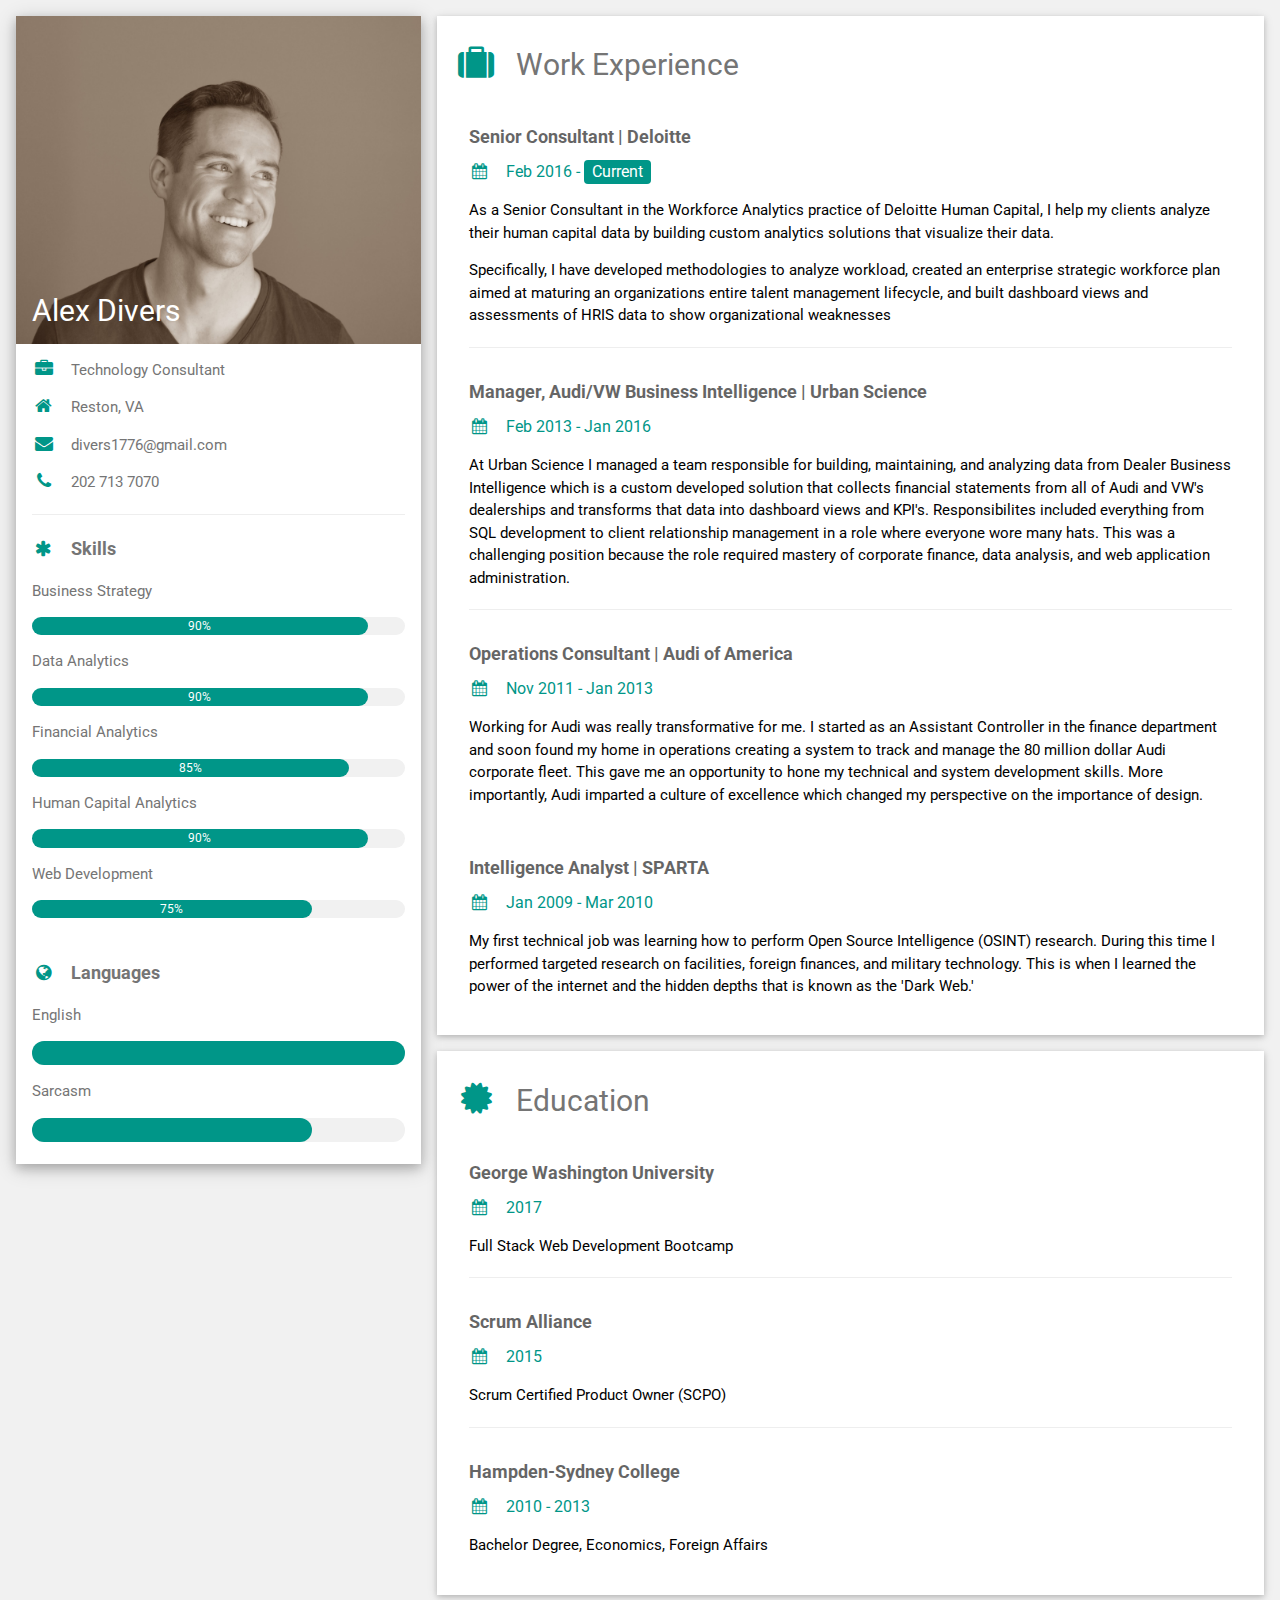
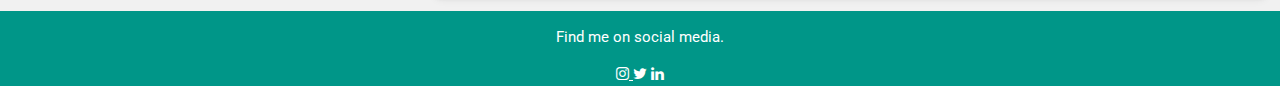
<file: resume.html>
<!DOCTYPE html>
<html>
<title>Alex Divers</title>
<meta charset="UTF-8">
<meta name="viewport" content="width=device-width, initial-scale=1">
<link rel="stylesheet" href="https://www.w3schools.com/w3css/4/w3.css">
<link rel='stylesheet' href='https://fonts.googleapis.com/css?family=Roboto'>
<link rel="stylesheet" href="https://cdnjs.cloudflare.com/ajax/libs/font-awesome/4.7.0/css/font-awesome.min.css">
<style>
    html,
    body,
    h1,
    h2,
    h3,
    h4,
    h5,
    h6 {
        font-family: "Roboto", sans-serif
    }
</style>

<body class="w3-light-grey">

    <!-- Page Container -->
    <div class="w3-content w3-margin-top" style="max-width:1400px;">

        <!-- The Grid -->
        <div class="w3-row-padding">

            <!-- Left Column -->
            <div class="w3-third">

                <div class="w3-white w3-text-grey w3-card-4">
                    <div class="w3-display-container">
                        <img src="images/HeadshotMain.jpg" style="width:100%" alt="Avatar">
                        <div class="w3-display-bottomleft w3-container w3-text-black">
                            <h2 style="color:white">Alex Divers</h2>
                        </div>
                    </div>
                    <div class="w3-container">
                        <p>
                            <i class="fa fa-briefcase fa-fw w3-margin-right w3-large w3-text-teal"></i>Technology Consultant</p>
                        <p>
                            <i class="fa fa-home fa-fw w3-margin-right w3-large w3-text-teal"></i>Reston, VA</p>
                        <p>
                            <i class="fa fa-envelope fa-fw w3-margin-right w3-large w3-text-teal"></i>divers1776@gmail.com</p>
                        <p>
                            <i class="fa fa-phone fa-fw w3-margin-right w3-large w3-text-teal"></i>202 713 7070</p>
                        <hr>

                        <p class="w3-large">
                            <b>
                                <i class="fa fa-asterisk fa-fw w3-margin-right w3-text-teal"></i>Skills</b>
                        </p>
                        <p>Business Strategy</p>
                        <div class="w3-light-grey w3-round-xlarge w3-small">
                            <div class="w3-container w3-center w3-round-xlarge w3-teal" style="width:90%">90%</div>
                        </div>
                        <p>Data Analytics</p>
                        <div class="w3-light-grey w3-round-xlarge w3-small">
                            <div class="w3-container w3-center w3-round-xlarge w3-teal" style="width:90%">
                                <div class="w3-center w3-text-white">90%</div>
                            </div>
                        </div>
                        <p>Financial Analytics</p>
                        <div class="w3-light-grey w3-round-xlarge w3-small">
                            <div class="w3-container w3-center w3-round-xlarge w3-teal" style="width:85%">85%</div>
                        </div>
                        <p>Human Capital Analytics</p>
                        <div class="w3-light-grey w3-round-xlarge w3-small">
                            <div class="w3-container w3-center w3-round-xlarge w3-teal" style="width:90%">90%</div>
                        </div>
                        <p>Web Development</p>
                        <div class="w3-light-grey w3-round-xlarge w3-small">
                            <div class="w3-container w3-center w3-round-xlarge w3-teal" style="width:75%">75%</div>
                        </div>
                        <br>

                        <p class="w3-large w3-text-theme">
                            <b>
                                <i class="fa fa-globe fa-fw w3-margin-right w3-text-teal"></i>Languages</b>
                        </p>
                        <p>English</p>
                        <div class="w3-light-grey w3-round-xlarge">
                            <div class="w3-round-xlarge w3-teal" style="height:24px;width:100%"></div>
                        </div>
                        <p>Sarcasm</p>
                        <div class="w3-light-grey w3-round-xlarge">
                            <div class="w3-round-xlarge w3-teal" style="height:24px;width:75%"></div>
                        </div>
                        <!--  <p>German</p>
          <div class="w3-light-grey w3-round-xlarge">
            <div class="w3-round-xlarge w3-teal" style="height:24px;width:25%"></div>
          </div> -->
                        <br>
                    </div>
                </div>
                <br>

                <!-- End Left Column -->
            </div>

            <!-- Right Column -->
            <div class="w3-twothird">

                <div class="w3-container w3-card-2 w3-white w3-margin-bottom">
                    <h2 class="w3-text-grey w3-padding-16">
                        <i class="fa fa-suitcase fa-fw w3-margin-right w3-xxlarge w3-text-teal"></i>Work Experience</h2>
                    <div class="w3-container">
                        <h5 class="w3-opacity">
                            <b>Senior Consultant | Deloitte</b>
                        </h5>
                        <h6 class="w3-text-teal">
                            <i class="fa fa-calendar fa-fw w3-margin-right"></i>Feb 2016 -
                            <span class="w3-tag w3-teal w3-round">Current</span>
                        </h6>
                        <p> As a Senior Consultant in the Workforce Analytics practice of Deloitte Human Capital, I help my clients
                            analyze their human capital data by building custom analytics solutions that visualize their
                            data.</p>
                        <p>
                            Specifically, I have developed methodologies to analyze workload, created an enterprise strategic workforce plan aimed at
                            maturing an organizations entire talent management lifecycle, and built dashboard views and assessments
                            of HRIS data to show organizational weaknesses</p>
                        <hr>
                    </div>
                    <div class="w3-container">
                        <h5 class="w3-opacity">
                            <b>Manager, Audi/VW Business Intelligence | Urban Science</b>
                        </h5>
                        <h6 class="w3-text-teal">
                            <i class="fa fa-calendar fa-fw w3-margin-right"></i>Feb 2013 - Jan 2016</h6>
                        <p>
                            At Urban Science I managed a team responsible for building, maintaining, and analyzing data from Dealer Business Intelligence
                            which is a custom developed solution that collects financial statements from all of Audi and
                            VW's dealerships and transforms that data into dashboard views and KPI's. Responsibilites included
                            everything from SQL development to client relationship management in a role where everyone wore
                            many hats. This was a challenging position because the role required mastery of corporate finance,
                            data analysis, and web application administration.
                        </p>
                        <hr>
                    </div>
                    <div class="w3-container">
                        <h5 class="w3-opacity">
                            <b>Operations Consultant | Audi of America</b>
                        </h5>
                        <h6 class="w3-text-teal">
                            <i class="fa fa-calendar fa-fw w3-margin-right"></i>Nov 2011 - Jan 2013</h6>
                        <p>Working for Audi was really transformative for me. I started as an Assistant Controller in the finance
                            department and soon found my home in operations creating a system to track and manage the 80
                            million dollar Audi corporate fleet. This gave me an opportunity to hone my technical and system
                            development skills. More importantly, Audi imparted a culture of excellence which changed my
                            perspective on the importance of design.</p>
                        <br>
                    </div>
                    <div class="w3-container">
                        <h5 class="w3-opacity">
                            <b>Intelligence Analyst | SPARTA</b>
                        </h5>
                        <h6 class="w3-text-teal">
                            <i class="fa fa-calendar fa-fw w3-margin-right"></i>Jan 2009 - Mar 2010</h6>
                        <p>My first technical job was learning how to perform Open Source Intelligence (OSINT) research. During
                            this time I performed targeted research on facilities, foreign finances, and military technology.
                            This is when I learned the power of the internet and the hidden depths that is known as the 'Dark
                            Web.'</p>
                        <br>
                    </div>
                </div>

                <div class="w3-container w3-card-2 w3-white">
                    <h2 class="w3-text-grey w3-padding-16">
                        <i class="fa fa-certificate fa-fw w3-margin-right w3-xxlarge w3-text-teal"></i>Education</h2>
                    <div class="w3-container">
                        <h5 class="w3-opacity">
                            <b>George Washington University</b>
                        </h5>
                        <h6 class="w3-text-teal">
                            <i class="fa fa-calendar fa-fw w3-margin-right"></i>2017</h6>
                        <p>Full Stack Web Development Bootcamp</p>
                        <hr>
                    </div>
                    <div class="w3-container">
                        <h5 class="w3-opacity">
                            <b>Scrum Alliance</b>
                        </h5>
                        <h6 class="w3-text-teal">
                            <i class="fa fa-calendar fa-fw w3-margin-right"></i>2015</h6>
                        <p>Scrum Certified Product Owner (SCPO)</p>
                        <hr>
                    </div>
                    <div class="w3-container">
                        <h5 class="w3-opacity">
                            <b>Hampden-Sydney College</b>
                        </h5>
                        <h6 class="w3-text-teal">
                            <i class="fa fa-calendar fa-fw w3-margin-right"></i>2010 - 2013</h6>
                        <p>Bachelor Degree, Economics, Foreign Affairs</p>
                        <br>
                    </div>
                </div>

                <!-- End Right Column -->
            </div>

            <!-- End Grid -->
        </div>

        <!-- End Page Container -->
    </div>

    <footer class="w3-container w3-teal w3-center w3-margin-top">
        <p>Find me on social media.</p>
        <!-- <i class="fa fa-facebook-official w3-hover-opacity"></i> -->
        <a href="https://www.instagram.com/divers1776/">
            <i class="fa fa-instagram w3-hover-opacity"></i>
        </a>
        <!-- <i class="fa fa-snapchat w3-hover-opacity"></i> -->
        <!-- <i class="fa fa-pinterest-p w3-hover-opacity"></i> -->
        <a href="https://twitter.com/divers1776"></a>
        <i class="fa fa-twitter w3-hover-opacity"></i>
        <a href="https://www.linkedin.com/in/alexdivers/">
            <i class="fa fa-linkedin w3-hover-opacity"></i>
            <!-- <p>Powered by <a href="https://www.w3schools.com/w3css/default.asp" target="_blank">w3.css</a></p> -->
    </footer>

</body>

</html>
</file>
